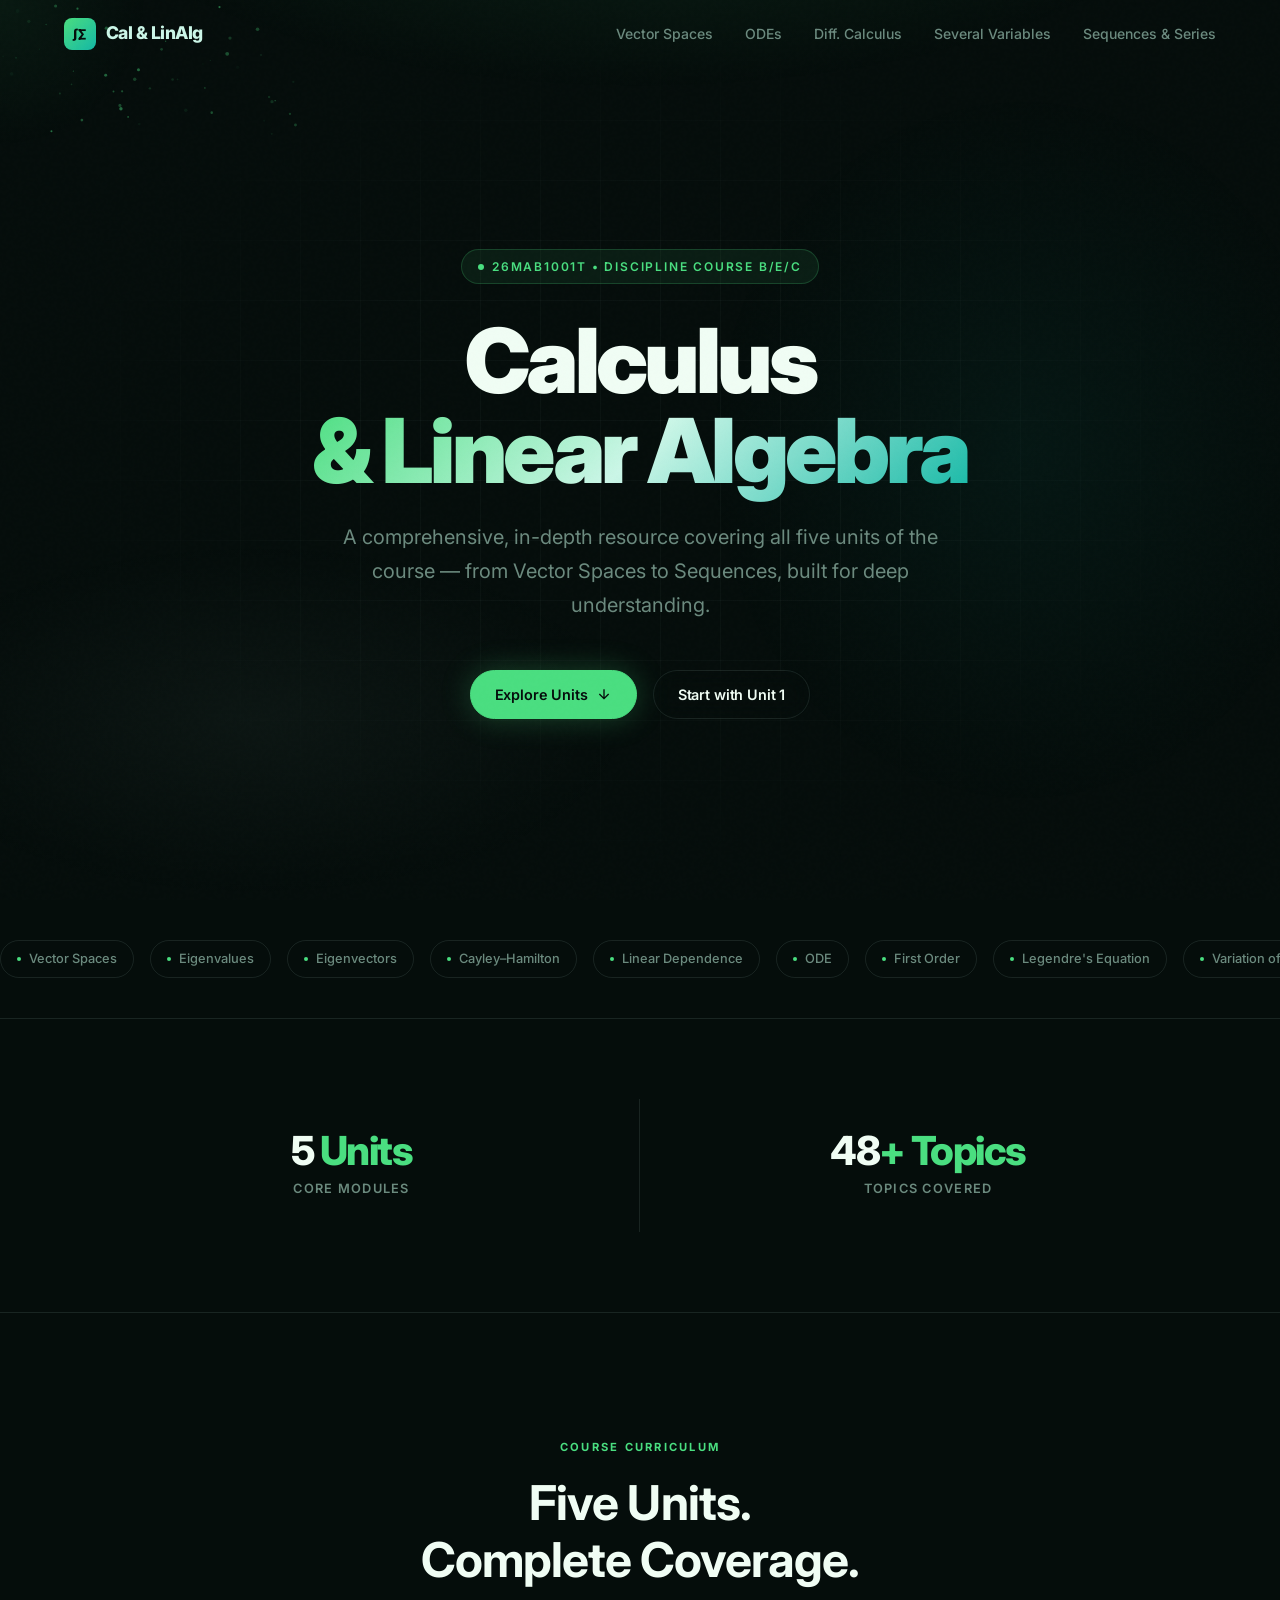
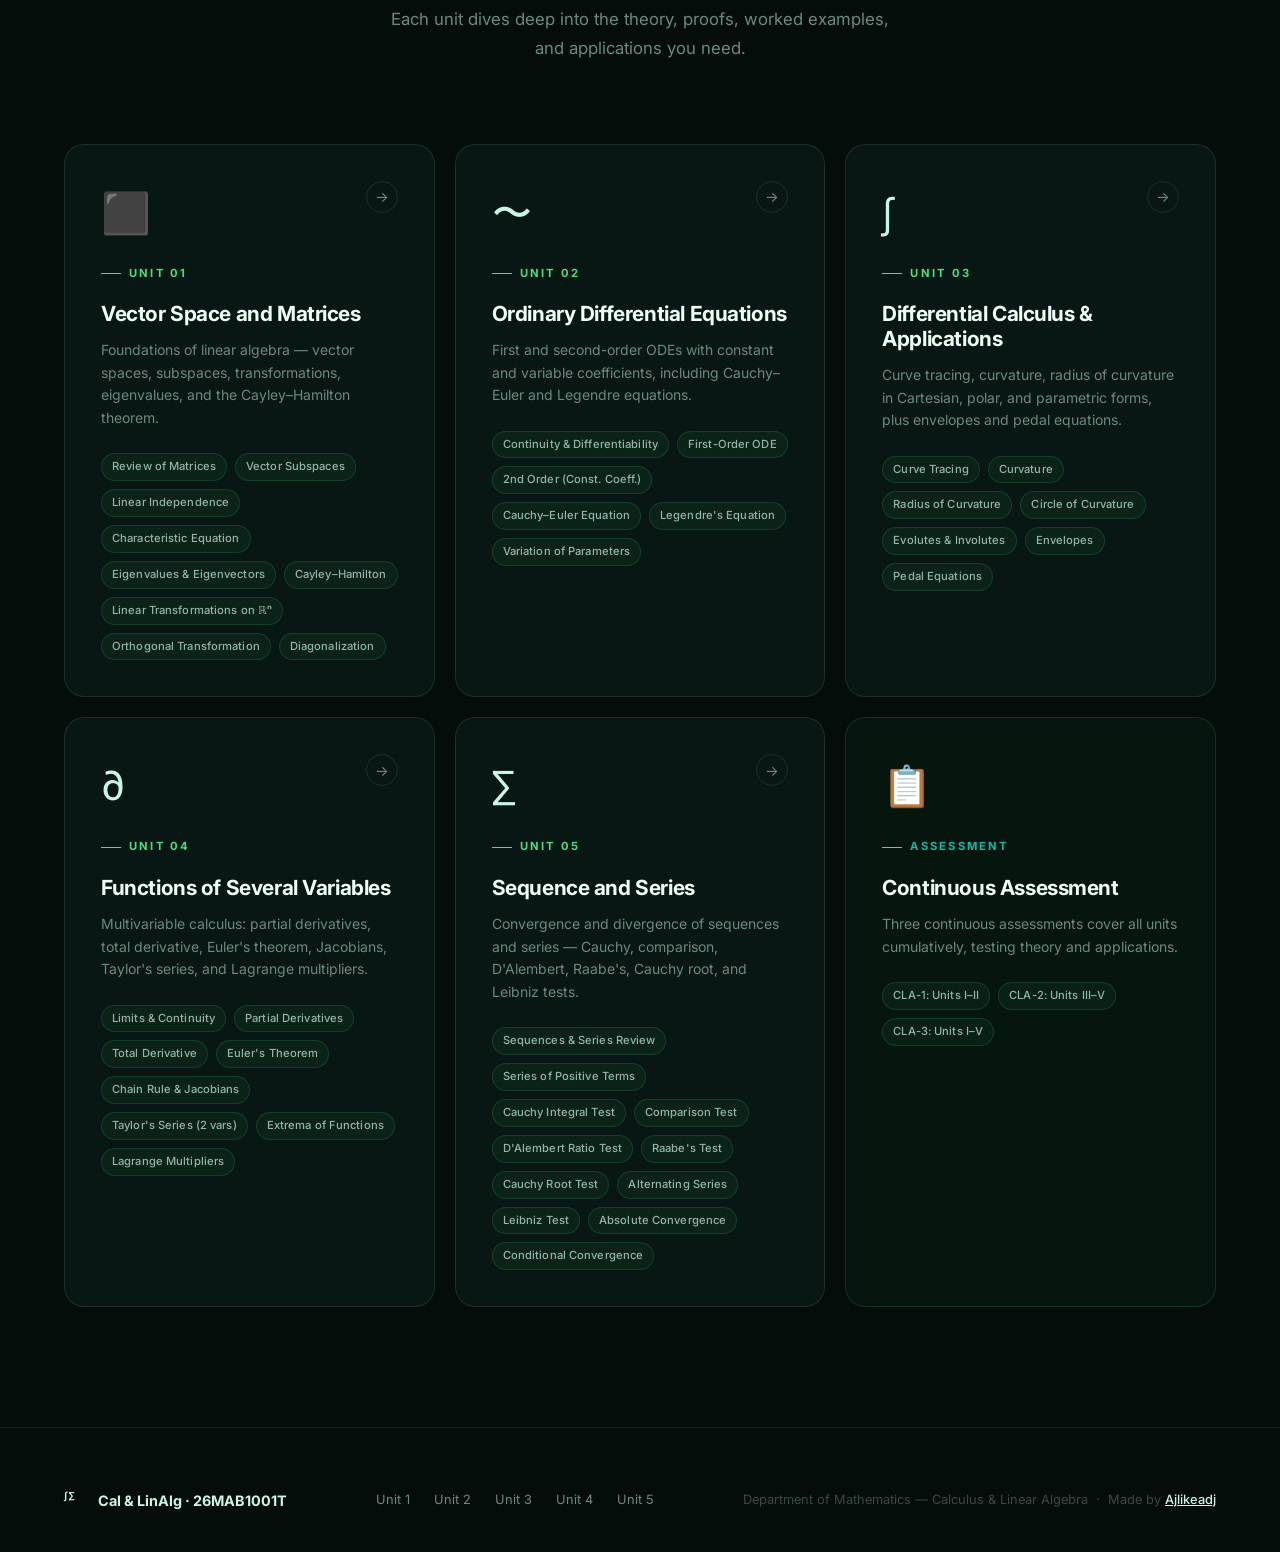
<file: index.html>
<!DOCTYPE html>
<html lang="en">
<head>
  <meta charset="UTF-8" />
  <meta name="viewport" content="width=device-width, initial-scale=1.0" />
  <title>Calculus & Linear Algebra — 26MAB1001T</title>
  <meta name="description" content="Complete study resource for Calculus and Linear Algebra. Covers Vector Spaces, Differential Equations, Differential Calculus, Functions of Several Variables, and Sequences & Series." />
  <link rel="stylesheet" href="css/styles.css" />
  <link rel="preconnect" href="https://fonts.googleapis.com" />
  <link rel="preconnect" href="https://fonts.gstatic.com" crossorigin />
</head>
<body>

  <!-- Scroll Progress -->
  <div class="progress-bar" role="progressbar" aria-label="Reading progress"></div>

  <!-- Cursor Glow -->
  <div class="cursor-glow" aria-hidden="true"></div>

  <!-- ══════════════════════════════════════════
       NAVIGATION
  ══════════════════════════════════════════ -->
  <header>
    <nav class="nav" role="navigation" aria-label="Main navigation">
      <div class="nav-inner">
        <a href="index.html" class="nav-logo" aria-label="Home">
          <div class="logo-mark" aria-hidden="true">∫∑</div>
          <span>Cal&nbsp;&amp;&nbsp;LinAlg</span>
        </a>

        <ul class="nav-links" role="list">
          <li><a href="units/unit1.html">Vector Spaces</a></li>
          <li><a href="units/unit2.html">ODEs</a></li>
          <li><a href="units/unit3.html">Diff. Calculus</a></li>
          <li><a href="units/unit4.html">Several Variables</a></li>
          <li><a href="units/unit5.html">Sequences &amp; Series</a></li>
        </ul>

        <button class="nav-toggle" aria-label="Toggle navigation" aria-expanded="false">
          <span></span><span></span><span></span>
        </button>
      </div>
    </nav>
  </header>

  <main>
    <!-- ══════════════════════════════════════════
         HERO
    ══════════════════════════════════════════ -->
    <section class="hero" aria-labelledby="hero-heading">
      <div class="hero-bg" aria-hidden="true"></div>
      <div class="hero-grid" aria-hidden="true"></div>
      <canvas class="particles-canvas" aria-hidden="true"></canvas>

      <div class="container hero-content">
        <p class="hero-eyebrow">26MAB1001T &bull; Discipline Course B/E/C</p>

        <h1 class="hero-title" id="hero-heading">
          Calculus<br />
          <span class="accent">&amp; Linear Algebra</span>
        </h1>

        <p class="hero-subtitle">
          A comprehensive, in-depth resource covering all five units of the course —
          from Vector Spaces to Sequences, built for deep understanding.
        </p>

        <div class="hero-cta-group">
          <a href="#units" class="btn btn-primary">
            Explore Units
            <svg width="16" height="16" viewBox="0 0 24 24" fill="none" stroke="currentColor" stroke-width="2" aria-hidden="true"><path d="M12 5v14M5 12l7 7 7-7"/></svg>
          </a>
          <a href="units/unit1.html" class="btn btn-outline">
            Start with Unit 1
          </a>
        </div>
      </div>
    </section>

    <!-- ══════════════════════════════════════════
         MARQUEE — Topic Tags
    ══════════════════════════════════════════ -->
    <div class="marquee-section" aria-hidden="true">
      <div class="marquee-track">
        <!-- Group 1 -->
        <span class="marquee-tag"><span class="dot"></span>Vector Spaces</span>
        <span class="marquee-tag"><span class="dot"></span>Eigenvalues</span>
        <span class="marquee-tag"><span class="dot"></span>Eigenvectors</span>
        <span class="marquee-tag"><span class="dot"></span>Cayley–Hamilton</span>
        <span class="marquee-tag"><span class="dot"></span>Linear Dependence</span>
        <span class="marquee-tag"><span class="dot"></span>ODE</span>
        <span class="marquee-tag"><span class="dot"></span>First Order</span>
        <span class="marquee-tag"><span class="dot"></span>Legendre's Equation</span>
        <span class="marquee-tag"><span class="dot"></span>Variation of Parameters</span>
        <span class="marquee-tag"><span class="dot"></span>Curve Tracing</span>
        <span class="marquee-tag"><span class="dot"></span>Curvature</span>
        <span class="marquee-tag"><span class="dot"></span>Radius of Curvature</span>
        <span class="marquee-tag"><span class="dot"></span>Involutes &amp; Evolutes</span>
        <span class="marquee-tag"><span class="dot"></span>Envelopes</span>
        <span class="marquee-tag"><span class="dot"></span>Partial Derivatives</span>
        <span class="marquee-tag"><span class="dot"></span>Euler's Theorem</span>
        <span class="marquee-tag"><span class="dot"></span>Taylor's Series</span>
        <span class="marquee-tag"><span class="dot"></span>Lagrange Multipliers</span>
        <span class="marquee-tag"><span class="dot"></span>Convergence Tests</span>
        <span class="marquee-tag"><span class="dot"></span>Power Series</span>
        <span class="marquee-tag"><span class="dot"></span>Alternating Series</span>
        <!-- Group 2 (duplicate for seamless loop) -->
        <span class="marquee-tag"><span class="dot"></span>Vector Spaces</span>
        <span class="marquee-tag"><span class="dot"></span>Eigenvalues</span>
        <span class="marquee-tag"><span class="dot"></span>Eigenvectors</span>
        <span class="marquee-tag"><span class="dot"></span>Cayley–Hamilton</span>
        <span class="marquee-tag"><span class="dot"></span>Linear Dependence</span>
        <span class="marquee-tag"><span class="dot"></span>ODE</span>
        <span class="marquee-tag"><span class="dot"></span>First Order</span>
        <span class="marquee-tag"><span class="dot"></span>Legendre's Equation</span>
        <span class="marquee-tag"><span class="dot"></span>Variation of Parameters</span>
        <span class="marquee-tag"><span class="dot"></span>Curve Tracing</span>
        <span class="marquee-tag"><span class="dot"></span>Curvature</span>
        <span class="marquee-tag"><span class="dot"></span>Radius of Curvature</span>
        <span class="marquee-tag"><span class="dot"></span>Involutes &amp; Evolutes</span>
        <span class="marquee-tag"><span class="dot"></span>Envelopes</span>
        <span class="marquee-tag"><span class="dot"></span>Partial Derivatives</span>
        <span class="marquee-tag"><span class="dot"></span>Euler's Theorem</span>
        <span class="marquee-tag"><span class="dot"></span>Taylor's Series</span>
        <span class="marquee-tag"><span class="dot"></span>Lagrange Multipliers</span>
        <span class="marquee-tag"><span class="dot"></span>Convergence Tests</span>
        <span class="marquee-tag"><span class="dot"></span>Power Series</span>
        <span class="marquee-tag"><span class="dot"></span>Alternating Series</span>
      </div>
    </div>

    <!-- ══════════════════════════════════════════
         STATS
    ══════════════════════════════════════════ -->
    <section class="stats-section" aria-label="Course statistics">
      <div class="container">
        <div class="stats-grid">
          <div class="stat-item reveal">
            <div class="stat-number" data-target="5" data-suffix=" Units">0 Units</div>
            <div class="stat-label">Core Modules</div>
          </div>
          <div class="stat-item reveal reveal-delay-1">
            <div class="stat-number" data-target="50" data-suffix="+ Topics">0+</div>
            <div class="stat-label">Topics Covered</div>
          </div>
        </div>
      </div>
    </section>

    <!-- ══════════════════════════════════════════
         UNITS GRID
    ══════════════════════════════════════════ -->
    <section id="units" class="units-section" aria-labelledby="units-heading">
      <div class="container">
        <div class="section-header reveal">
          <p class="section-label">Course Curriculum</p>
          <h2 class="section-title" id="units-heading">Five Units.<br />Complete Coverage.</h2>
          <p class="section-desc">Each unit dives deep into the theory, proofs, worked examples, and applications you need.</p>
        </div>

        <div class="units-grid">

          <!-- Unit 1 -->
          <a href="units/unit1.html" class="unit-card reveal">
            <div class="card-arrow" aria-hidden="true">→</div>
            <span class="unit-icon" aria-hidden="true">⬛</span>
            <div class="unit-number">Unit 01</div>
            <h3>Vector Space and Matrices</h3>
            <p>Foundations of linear algebra — vector spaces, subspaces, transformations, eigenvalues, and the Cayley–Hamilton theorem.</p>
            <ul class="unit-topics" aria-label="Topics in this unit">
              <li>Review of Matrices</li>
              <li>Vector Subspaces</li>
              <li>Linear Independence</li>
              <li>Characteristic Equation</li>
              <li>Eigenvalues &amp; Eigenvectors</li>
              <li>Cayley–Hamilton</li>
              <li>Linear Transformations on ℝⁿ</li>
              <li>Orthogonal Transformation</li>
              <li>Diagonalization</li>
            </ul>
          </a>

          <!-- Unit 2 -->
          <a href="units/unit2.html" class="unit-card reveal reveal-delay-1">
            <div class="card-arrow" aria-hidden="true">→</div>
            <span class="unit-icon" aria-hidden="true">〜</span>
            <div class="unit-number">Unit 02</div>
            <h3>Ordinary Differential Equations</h3>
            <p>First and second-order ODEs with constant and variable coefficients, including Cauchy–Euler and Legendre equations.</p>
            <ul class="unit-topics" aria-label="Topics in this unit">
              <li>Continuity &amp; Differentiability</li>
              <li>First-Order ODE</li>
              <li>2nd Order (Const. Coeff.)</li>
              <li>Cauchy–Euler Equation</li>
              <li>Legendre's Equation</li>
              <li>Variation of Parameters</li>
            </ul>
          </a>

          <!-- Unit 3 -->
          <a href="units/unit3.html" class="unit-card reveal reveal-delay-2">
            <div class="card-arrow" aria-hidden="true">→</div>
            <span class="unit-icon" aria-hidden="true">∫</span>
            <div class="unit-number">Unit 03</div>
            <h3>Differential Calculus &amp; Applications</h3>
            <p>Curve tracing, curvature, radius of curvature in Cartesian, polar, and parametric forms, plus envelopes and pedal equations.</p>
            <ul class="unit-topics" aria-label="Topics in this unit">
              <li>Curve Tracing</li>
              <li>Curvature</li>
              <li>Radius of Curvature</li>
              <li>Circle of Curvature</li>
              <li>Evolutes &amp; Involutes</li>
              <li>Envelopes</li>
              <li>Pedal Equations</li>
            </ul>
          </a>

          <!-- Unit 4 -->
          <a href="units/unit4.html" class="unit-card reveal reveal-delay-3">
            <div class="card-arrow" aria-hidden="true">→</div>
            <span class="unit-icon" aria-hidden="true">∂</span>
            <div class="unit-number">Unit 04</div>
            <h3>Functions of Several Variables</h3>
            <p>Multivariable calculus: partial derivatives, total derivative, Euler's theorem, Jacobians, Taylor's series, and Lagrange multipliers.</p>
            <ul class="unit-topics" aria-label="Topics in this unit">
              <li>Limits &amp; Continuity</li>
              <li>Partial Derivatives</li>
              <li>Total Derivative</li>
              <li>Euler's Theorem</li>
              <li>Chain Rule &amp; Jacobians</li>
              <li>Taylor's Series (2 vars)</li>
              <li>Extrema of Functions</li>
              <li>Lagrange Multipliers</li>
            </ul>
          </a>

          <!-- Unit 5 -->
          <a href="units/unit5.html" class="unit-card reveal reveal-delay-4">
            <div class="card-arrow" aria-hidden="true">→</div>
            <span class="unit-icon" aria-hidden="true">∑</span>
            <div class="unit-number">Unit 05</div>
            <h3>Sequence and Series</h3>
            <p>Convergence and divergence of sequences and series — Cauchy, comparison, D'Alembert, Raabe's, Cauchy root, and Leibniz tests.</p>
            <ul class="unit-topics" aria-label="Topics in this unit">
              <li>Sequences &amp; Series Review</li>
              <li>Series of Positive Terms</li>
              <li>Cauchy Integral Test</li>
              <li>Comparison Test</li>
              <li>D'Alembert Ratio Test</li>
              <li>Raabe's Test</li>
              <li>Cauchy Root Test</li>
              <li>Alternating Series</li>
              <li>Leibniz Test</li>
              <li>Absolute Convergence</li>
              <li>Conditional Convergence</li>
            </ul>
          </a>

          <!-- Assessment Card -->
          <div class="unit-card reveal reveal-delay-5" style="background: rgba(74,222,128,0.04); border-color: rgba(74,222,128,0.15); cursor: default;">
            <span class="unit-icon" aria-hidden="true">📋</span>
            <div class="unit-number" style="color: var(--teal);">Assessment</div>
            <h3>Continuous Assessment</h3>
            <p>Three continuous assessments cover all units cumulatively, testing theory and applications.</p>
            <ul class="unit-topics">
              <li>CLA-1: Units I–II</li>
              <li>CLA-2: Units III–V</li>
              <li>CLA-3: Units I–V</li>
            </ul>
          </div>

        </div><!-- /units-grid -->
      </div>
    </section>

  </main>

  <!-- ══════════════════════════════════════════
       FOOTER
  ══════════════════════════════════════════ -->
  <footer class="footer">
    <div class="container">
      <div class="footer-inner">
        <div class="footer-brand">
          <div class="logo-mark" aria-hidden="true" style="width:24px; height:24px; font-size: 0.6rem;">∫∑</div>
          Cal &amp; LinAlg · 26MAB1001T
        </div>

        <nav class="footer-links" aria-label="Footer navigation">
          <a href="units/unit1.html">Unit 1</a>
          <a href="units/unit2.html">Unit 2</a>
          <a href="units/unit3.html">Unit 3</a>
          <a href="units/unit4.html">Unit 4</a>
          <a href="units/unit5.html">Unit 5</a>
        </nav>

        <p class="footer-copy">Department of Mathematics &mdash; Calculus &amp; Linear Algebra &nbsp;·&nbsp; Made by <a href="https://github.com/ajlikeadj" target="_blank" rel="noopener noreferrer" style="color: var(--mint); text-decoration: underline; font-weight: 500;">Ajlikeadj</a></p>
      </div>
    </div>
  </footer>

  <script src="js/main.js" defer></script>

</body>
</html>
</file>
<file: css/styles.css>
/* ═══════════════════════════════════════════════════
   CAL-ALGE | Global Styles — lev.com inspired
   ═══════════════════════════════════════════════════ */

@import url('https://fonts.googleapis.com/css2?family=Inter:wght@300;400;500;600;700;800;900&family=JetBrains+Mono:wght@400;500&display=swap');

/* ── CSS Custom Properties ── */
:root {
  --bg:           #050d0b;
  --bg-surface:   #0a1a16;
  --bg-card:      rgba(10, 26, 22, 0.85);
  --bg-hover:     rgba(203, 246, 231, 0.04);
  --border:       rgba(203, 246, 231, 0.10);
  --border-hover: rgba(203, 246, 231, 0.25);

  --mint:         #cbf6e7;
  --mint-dim:     rgba(203, 246, 231, 0.7);
  --green:        #4ade80;
  --green-bright: #22c55e;
  --teal:         #14b8a6;

  --text-primary: #f0fdf4;
  --text-muted:   #6b8a7e;
  --text-subtle:  #374a43;

  --radius-sm: 6px;
  --radius:    12px;
  --radius-lg: 20px;
  --radius-xl: 32px;

  --shadow-glow: 0 0 60px rgba(74, 222, 128, 0.08);
  --shadow-card: 0 4px 24px rgba(0,0,0,0.4);

  --transition: 0.25s cubic-bezier(0.4, 0, 0.2, 1);
  --transition-slow: 0.5s cubic-bezier(0.4, 0, 0.2, 1);
}

/* ── Reset ── */
*, *::before, *::after { box-sizing: border-box; margin: 0; padding: 0; }

html {
  scroll-behavior: smooth;
  font-size: 16px;
  -webkit-font-smoothing: antialiased;
}

body {
  font-family: 'Inter', -apple-system, BlinkMacSystemFont, sans-serif;
  background: var(--bg);
  color: var(--text-primary);
  line-height: 1.6;
  overflow-x: hidden;
}

/* ── Scrollbar ── */
::-webkit-scrollbar { width: 4px; height: 4px; }
::-webkit-scrollbar-track { background: var(--bg); }
::-webkit-scrollbar-thumb { background: var(--border); border-radius: 99px; }
::-webkit-scrollbar-thumb:hover { background: var(--mint); }

/* ── Selection ── */
::selection { background: rgba(203,246,231,0.2); color: var(--mint); }

/* ── Typography ── */
h1, h2, h3, h4, h5, h6 {
  font-weight: 700;
  line-height: 1.2;
  letter-spacing: -0.02em;
  color: var(--text-primary);
}

h1 { font-size: clamp(2.5rem, 6vw, 5rem); }
h2 { font-size: clamp(1.8rem, 4vw, 3rem); }
h3 { font-size: clamp(1.3rem, 2.5vw, 1.8rem); }
h4 { font-size: 1.2rem; }

p { color: var(--text-muted); line-height: 1.75; }
a { color: var(--mint); text-decoration: none; transition: color var(--transition); }
a:hover { color: var(--green); }

code, pre {
  font-family: 'JetBrains Mono', 'Fira Code', monospace;
}

/* ── Noise Texture Overlay ── */
body::before {
  content: '';
  position: fixed;
  inset: 0;
  background-image: url("data:image/svg+xml,%3Csvg viewBox='0 0 256 256' xmlns='http://www.w3.org/2000/svg'%3E%3Cfilter id='noise'%3E%3CfeTurbulence type='fractalNoise' baseFrequency='0.9' numOctaves='4' stitchTiles='stitch'/%3E%3C/filter%3E%3Crect width='100%25' height='100%25' filter='url(%23noise)' opacity='0.03'/%3E%3C/svg%3E");
  pointer-events: none;
  z-index: 1000;
  opacity: 0.4;
}

/* ── Container ── */
.container {
  max-width: 1200px;
  margin: 0 auto;
  padding: 0 24px;
}
.container-wide {
  max-width: 1440px;
  margin: 0 auto;
  padding: 0 32px;
}

/* ══════════════════════════════════════════
   NAVIGATION
══════════════════════════════════════════ */
.nav {
  position: fixed;
  top: 0; left: 0; right: 0;
  z-index: 900;
  height: 68px;
  display: flex;
  align-items: center;
  transition: background var(--transition), border-color var(--transition);
  border-bottom: 1px solid transparent;
}

.nav.scrolled {
  background: rgba(5, 13, 11, 0.85);
  backdrop-filter: blur(20px) saturate(180%);
  -webkit-backdrop-filter: blur(20px) saturate(180%);
  border-bottom-color: var(--border);
}

.nav-inner {
  display: flex;
  align-items: center;
  justify-content: space-between;
  width: 100%;
  max-width: 1200px;
  margin: 0 auto;
  padding: 0 24px;
}

.nav-logo {
  display: flex;
  align-items: center;
  gap: 10px;
  font-weight: 800;
  font-size: 1.1rem;
  color: var(--mint);
  letter-spacing: -0.03em;
}

.nav-logo .logo-mark {
  width: 32px;
  height: 32px;
  background: linear-gradient(135deg, var(--green), var(--teal));
  border-radius: 8px;
  display: flex;
  align-items: center;
  justify-content: center;
  font-weight: 900;
  font-size: 0.75rem;
  color: #050d0b;
  flex-shrink: 0;
}

.nav-links {
  display: flex;
  align-items: center;
  gap: 32px;
  list-style: none;
}

.nav-links a {
  font-size: 0.875rem;
  color: var(--text-muted);
  transition: color var(--transition);
  font-weight: 500;
}
.nav-links a:hover { color: var(--text-primary); }
.nav-links a.active { color: var(--mint); }

/* ── Mobile nav hamburger ── */
.nav-toggle {
  display: none;
  flex-direction: column;
  gap: 5px;
  cursor: pointer;
  padding: 4px;
}
.nav-toggle span {
  width: 22px;
  height: 1.5px;
  background: var(--text-primary);
  border-radius: 99px;
  transition: transform var(--transition), opacity var(--transition);
}

@media (max-width: 768px) {
  .nav-links { display: none; }
  .nav-links.open {
    display: flex;
    flex-direction: column;
    position: absolute;
    top: 68px; left: 0; right: 0;
    background: rgba(5,13,11,0.97);
    backdrop-filter: blur(20px);
    padding: 24px;
    gap: 20px;
    border-bottom: 1px solid var(--border);
  }
  .nav-toggle { display: flex; }
}

/* ══════════════════════════════════════════
   HERO SECTION
══════════════════════════════════════════ */
.hero {
  min-height: 100vh;
  display: flex;
  align-items: center;
  position: relative;
  overflow: hidden;
  padding-top: 68px;
}

.hero-bg {
  position: absolute;
  inset: 0;
  background:
    radial-gradient(ellipse 80% 50% at 50% -20%, rgba(74,222,128,0.12) 0%, transparent 60%),
    radial-gradient(ellipse 50% 80% at 80% 50%, rgba(20,184,166,0.06) 0%, transparent 50%),
    radial-gradient(ellipse 60% 40% at 20% 80%, rgba(203,246,231,0.04) 0%, transparent 50%);
}

/* Animated grid */
.hero-grid {
  position: absolute;
  inset: 0;
  background-image:
    linear-gradient(rgba(203,246,231,0.03) 1px, transparent 1px),
    linear-gradient(90deg, rgba(203,246,231,0.03) 1px, transparent 1px);
  background-size: 60px 60px;
  mask-image: radial-gradient(ellipse at center, black 30%, transparent 70%);
  -webkit-mask-image: radial-gradient(ellipse at center, black 30%, transparent 70%);
}

.hero-content {
  position: relative;
  z-index: 2;
  text-align: center;
  width: 100%;
}

.hero-eyebrow {
  display: inline-flex;
  align-items: center;
  gap: 8px;
  font-size: 0.75rem;
  font-weight: 600;
  letter-spacing: 0.15em;
  text-transform: uppercase;
  color: var(--green);
  background: rgba(74,222,128,0.08);
  border: 1px solid rgba(74,222,128,0.2);
  border-radius: 99px;
  padding: 6px 16px;
  margin-bottom: 32px;
}

.hero-eyebrow::before {
  content: '';
  width: 6px;
  height: 6px;
  background: var(--green);
  border-radius: 50%;
  animation: pulse 2s infinite;
}

@keyframes pulse {
  0%, 100% { opacity: 1; transform: scale(1); }
  50% { opacity: 0.5; transform: scale(1.3); }
}

.hero-title {
  font-size: clamp(3rem, 7vw, 6.5rem);
  font-weight: 900;
  letter-spacing: -0.04em;
  line-height: 1.0;
  margin-bottom: 24px;
  color: var(--text-primary);
}

.hero-title .accent {
  background: linear-gradient(135deg, var(--green) 0%, var(--mint) 50%, var(--teal) 100%);
  -webkit-background-clip: text;
  -webkit-text-fill-color: transparent;
  background-clip: text;
}

.hero-subtitle {
  font-size: clamp(1rem, 2vw, 1.25rem);
  color: var(--text-muted);
  max-width: 600px;
  margin: 0 auto 48px;
  line-height: 1.7;
}

.hero-cta-group {
  display: flex;
  align-items: center;
  justify-content: center;
  gap: 16px;
  flex-wrap: wrap;
}

/* ══════════════════════════════════════════
   BUTTONS
══════════════════════════════════════════ */
.btn {
  display: inline-flex;
  align-items: center;
  gap: 8px;
  font-weight: 600;
  font-size: 0.9rem;
  padding: 12px 24px;
  border-radius: 99px;
  border: 1px solid transparent;
  cursor: pointer;
  transition: all var(--transition);
  text-decoration: none;
  white-space: nowrap;
  letter-spacing: -0.01em;
}

.btn-primary {
  background: var(--green);
  color: #050d0b;
  border-color: var(--green);
  box-shadow: 0 0 30px rgba(74,222,128,0.25);
}
.btn-primary:hover {
  background: var(--green-bright);
  border-color: var(--green-bright);
  color: #050d0b;
  box-shadow: 0 0 40px rgba(74,222,128,0.4);
  transform: translateY(-1px);
}

.btn-outline {
  background: transparent;
  color: var(--text-primary);
  border-color: var(--border);
  backdrop-filter: blur(10px);
}
.btn-outline:hover {
  border-color: var(--mint);
  color: var(--mint);
  background: rgba(203,246,231,0.05);
}

.btn-ghost {
  background: transparent;
  color: var(--text-muted);
  border-color: transparent;
  padding: 12px 16px;
}
.btn-ghost:hover {
  color: var(--text-primary);
  background: var(--bg-hover);
}

/* ══════════════════════════════════════════
   UNIT CARDS (index page)
══════════════════════════════════════════ */
.units-section {
  padding: 120px 0;
}

.section-header {
  text-align: center;
  margin-bottom: 80px;
}

.section-label {
  display: inline-block;
  font-size: 0.7rem;
  font-weight: 700;
  letter-spacing: 0.2em;
  text-transform: uppercase;
  color: var(--green);
  margin-bottom: 16px;
}

.section-title {
  font-size: clamp(1.8rem, 4vw, 3rem);
  margin-bottom: 16px;
}

.section-desc {
  color: var(--text-muted);
  font-size: 1.05rem;
  max-width: 500px;
  margin: 0 auto;
}

.units-grid {
  display: grid;
  grid-template-columns: repeat(auto-fill, minmax(340px, 1fr));
  gap: 20px;
}

.unit-card {
  background: var(--bg-card);
  border: 1px solid var(--border);
  border-radius: var(--radius-lg);
  padding: 36px;
  cursor: pointer;
  transition: all var(--transition);
  position: relative;
  overflow: hidden;
  backdrop-filter: blur(10px);
  text-decoration: none;
  display: block;
}

.unit-card::before {
  content: '';
  position: absolute;
  inset: 0;
  background: linear-gradient(135deg, rgba(74,222,128,0.04) 0%, transparent 60%);
  opacity: 0;
  transition: opacity var(--transition);
}

.unit-card:hover {
  border-color: var(--border-hover);
  transform: translateY(-4px);
  box-shadow: var(--shadow-card), 0 0 40px rgba(74,222,128,0.06);
}

.unit-card:hover::before { opacity: 1; }

.unit-number {
  font-size: 0.7rem;
  font-weight: 700;
  letter-spacing: 0.2em;
  text-transform: uppercase;
  color: var(--green);
  margin-bottom: 20px;
  display: flex;
  align-items: center;
  gap: 8px;
}

.unit-number::before {
  content: '';
  width: 20px;
  height: 1px;
  background: var(--green);
}

.unit-icon {
  font-size: 2.5rem;
  margin-bottom: 20px;
  display: block;
}

.unit-card h3 {
  font-size: 1.3rem;
  margin-bottom: 12px;
  color: var(--text-primary);
}

.unit-card p {
  font-size: 0.875rem;
  color: var(--text-muted);
  line-height: 1.6;
  margin-bottom: 24px;
}

.unit-topics {
  list-style: none;
  display: flex;
  flex-wrap: wrap;
  gap: 8px;
}

.unit-topics li {
  font-size: 0.7rem;
  font-weight: 500;
  padding: 4px 10px;
  background: rgba(74,222,128,0.06);
  border: 1px solid rgba(74,222,128,0.15);
  border-radius: 99px;
  color: var(--mint-dim);
  letter-spacing: 0.01em;
}

.card-arrow {
  position: absolute;
  top: 36px;
  right: 36px;
  width: 32px;
  height: 32px;
  border-radius: 50%;
  border: 1px solid var(--border);
  display: flex;
  align-items: center;
  justify-content: center;
  color: var(--text-muted);
  transition: all var(--transition);
  font-size: 0.9rem;
}

.unit-card:hover .card-arrow {
  background: var(--green);
  color: #050d0b;
  border-color: var(--green);
  transform: rotate(45deg);
}

/* ══════════════════════════════════════════
   STATS ROW
══════════════════════════════════════════ */
.stats-section {
  padding: 80px 0;
  border-top: 1px solid var(--border);
  border-bottom: 1px solid var(--border);
}

.stats-grid {
  display: grid;
  grid-template-columns: repeat(auto-fit, minmax(180px, 1fr));
  gap: 0;
}

.stat-item {
  text-align: center;
  padding: 32px 24px;
  border-right: 1px solid var(--border);
}

.stat-item:last-child { border-right: none; }

.stat-number {
  font-size: 2.5rem;
  font-weight: 800;
  letter-spacing: -0.04em;
  color: var(--text-primary);
  line-height: 1;
  margin-bottom: 8px;
}

.stat-number .accent { color: var(--green); }

.stat-label {
  font-size: 0.8rem;
  color: var(--text-muted);
  text-transform: uppercase;
  letter-spacing: 0.1em;
  font-weight: 600;
}

@media (max-width: 640px) {
  .stats-grid {
    grid-template-columns: repeat(2, 1fr);
  }
  .stat-item:nth-child(2) { border-right: none; }
  .stat-item:nth-child(1),
  .stat-item:nth-child(2) {
    border-bottom: 1px solid var(--border);
  }
}

/* ══════════════════════════════════════════
   MARQUEE (topic tags scrolling)
══════════════════════════════════════════ */
.marquee-section {
  padding: 40px 0;
  overflow: hidden;
  position: relative;
}

.marquee-track {
  display: flex;
  gap: 16px;
  animation: marquee 30s linear infinite;
  width: max-content;
}

.marquee-track:hover { animation-play-state: paused; }

@keyframes marquee {
  0% { transform: translateX(0); }
  100% { transform: translateX(-50%); }
}

.marquee-tag {
  display: inline-flex;
  align-items: center;
  gap: 8px;
  font-size: 0.8rem;
  font-weight: 500;
  padding: 8px 16px;
  border: 1px solid var(--border);
  border-radius: 99px;
  color: var(--text-muted);
  white-space: nowrap;
  flex-shrink: 0;
}

.marquee-tag .dot {
  width: 4px;
  height: 4px;
  border-radius: 50%;
  background: var(--green);
  flex-shrink: 0;
}

/* ══════════════════════════════════════════
   FOOTER
══════════════════════════════════════════ */
.footer {
  padding: 60px 0 40px;
  border-top: 1px solid var(--border);
}

.footer-inner {
  display: flex;
  align-items: center;
  justify-content: space-between;
  gap: 24px;
  flex-wrap: wrap;
}

.footer-brand {
  display: flex;
  align-items: center;
  gap: 10px;
  font-weight: 700;
  color: var(--mint);
  font-size: 0.9rem;
}

.footer-copy {
  font-size: 0.8rem;
  color: var(--text-subtle);
}

.footer-links {
  display: flex;
  gap: 24px;
}

.footer-links a {
  font-size: 0.8rem;
  color: var(--text-muted);
}
.footer-links a:hover { color: var(--mint); }

/* ══════════════════════════════════════════
   ANIMATIONS / SCROLL REVEALS
══════════════════════════════════════════ */
.reveal {
  opacity: 0;
  transform: translateY(30px);
  transition: opacity 0.7s cubic-bezier(0.4,0,0.2,1), transform 0.7s cubic-bezier(0.4,0,0.2,1);
}

.reveal.in-view {
  opacity: 1;
  transform: translateY(0);
}

.reveal-delay-1 { transition-delay: 0.1s; }
.reveal-delay-2 { transition-delay: 0.2s; }
.reveal-delay-3 { transition-delay: 0.3s; }
.reveal-delay-4 { transition-delay: 0.4s; }
.reveal-delay-5 { transition-delay: 0.5s; }

/* ── Scroll Progress Bar ── */
.progress-bar {
  position: fixed;
  top: 0; left: 0;
  height: 2px;
  background: linear-gradient(90deg, var(--green), var(--teal));
  z-index: 9999;
  width: 0%;
  transition: width 0.1s linear;
  box-shadow: 0 0 8px rgba(74,222,128,0.5);
}

/* ── Cursor Glow ── */
.cursor-glow {
  position: fixed;
  width: 300px;
  height: 300px;
  border-radius: 50%;
  background: radial-gradient(circle, rgba(74,222,128,0.06) 0%, transparent 70%);
  pointer-events: none;
  z-index: 0;
  transform: translate(-50%, -50%);
  transition: opacity 0.3s;
}

/* ── Floating particles ── */
.particles-canvas {
  position: absolute;
  inset: 0;
  pointer-events: none;
}

/* ══════════════════════════════════════════
   RESPONSIVE & MOBILE OPTIMIZATIONS
══════════════════════════════════════════ */
@media (max-width: 1024px) {
  .units-grid { grid-template-columns: repeat(2, 1fr); }
  .topic-layout, .layout, .page-wrapper {
    grid-template-columns: 1fr !important;
    gap: 24px !important;
  }
}

@media (max-width: 768px) {
  /* Navigation */
  .nav-links {
    display: none;
    flex-direction: column;
    position: absolute;
    top: 68px; left: 0; right: 0;
    background: rgba(5,13,11,0.98);
    backdrop-filter: blur(24px);
    -webkit-backdrop-filter: blur(24px);
    padding: 20px 24px 28px;
    gap: 16px;
    border-bottom: 1px solid var(--border);
    box-shadow: 0 16px 32px rgba(0,0,0,0.6);
  }
  .nav-links.open { display: flex; }
  .nav-toggle { display: flex; }

  /* Hero & Headings */
  .hero-title { font-size: clamp(2.2rem, 9vw, 3.2rem); }
  .hero-subtitle { font-size: 0.95rem; }
  .hero-cta-group { flex-direction: column; width: 100%; gap: 12px; }
  .hero-cta-group .btn { width: 100%; justify-content: center; }

  /* Spacing */
  .units-section { padding: 60px 0; }
  .stats-section { padding: 40px 0; }
  .container, .container-wide { padding: 0 16px; }
  .units-grid { grid-template-columns: 1fr; gap: 16px; }
  .unit-card { padding: 24px 20px; }

  /* Math & Code horizontal scrolling prevention */
  .katex-display {
    overflow-x: auto !important;
    overflow-y: hidden !important;
    -webkit-overflow-scrolling: touch;
    padding: 8px 0 !important;
    max-width: 100%;
  }
  .formula-box, .def-box, .theorem-box, .example-box, .proof-box, .key-points, .warning-box, .note-box {
    padding: 16px 16px !important;
    margin: 16px 0 !important;
    border-radius: 10px;
  }

  /* Responsive tables */
  .math-table, table {
    display: block;
    width: 100%;
    overflow-x: auto;
    -webkit-overflow-scrolling: touch;
    white-space: nowrap;
  }

  /* TOC Mobile Floating Action Button */
  .toc-toggle, .mobile-toc-toggle, .toc-mobile-toggle {
    display: flex !important;
    position: fixed;
    bottom: 20px;
    right: 20px;
    z-index: 999;
    width: 48px;
    height: 48px;
    border-radius: 50%;
    background: var(--green);
    color: #050d0b;
    border: none;
    font-size: 1.25rem;
    font-weight: 800;
    cursor: pointer;
    box-shadow: 0 4px 24px rgba(74,222,128,0.45);
    align-items: center;
    justify-content: center;
    transition: transform 0.2s, background 0.2s;
  }

  .toc-toggle:active, .mobile-toc-toggle:active, .toc-mobile-toggle:active {
    transform: scale(0.95);
  }

  /* Mobile Slide-in Drawer for Sidebar */
  .topic-sidebar, .sidebar {
    display: none;
    position: fixed;
    top: 60px;
    left: 0;
    right: 0;
    bottom: 0;
    width: 100% !important;
    max-width: 100% !important;
    height: calc(100vh - 60px) !important;
    max-height: none !important;
    background: rgba(5, 13, 11, 0.98) !important;
    backdrop-filter: blur(20px);
    -webkit-backdrop-filter: blur(20px);
    z-index: 990;
    padding: 24px 20px 80px !important;
    overflow-y: auto !important;
    -webkit-overflow-scrolling: touch;
    border-right: none !important;
    border-top: 1px solid var(--border);
  }

  .topic-sidebar.open, .topic-sidebar.mobile-open, .sidebar.open {
    display: block !important;
  }

  /* Touch tap targets */
  .toc-list a {
    padding: 10px 14px !important;
    font-size: 0.92rem !important;
    display: block;
  }
}

@media (max-width: 480px) {
  .topic-hero h1, .hero h1 { font-size: 1.85rem !important; }
  .section-title, .section-title-main { font-size: 1.45rem !important; }
}
</file>
